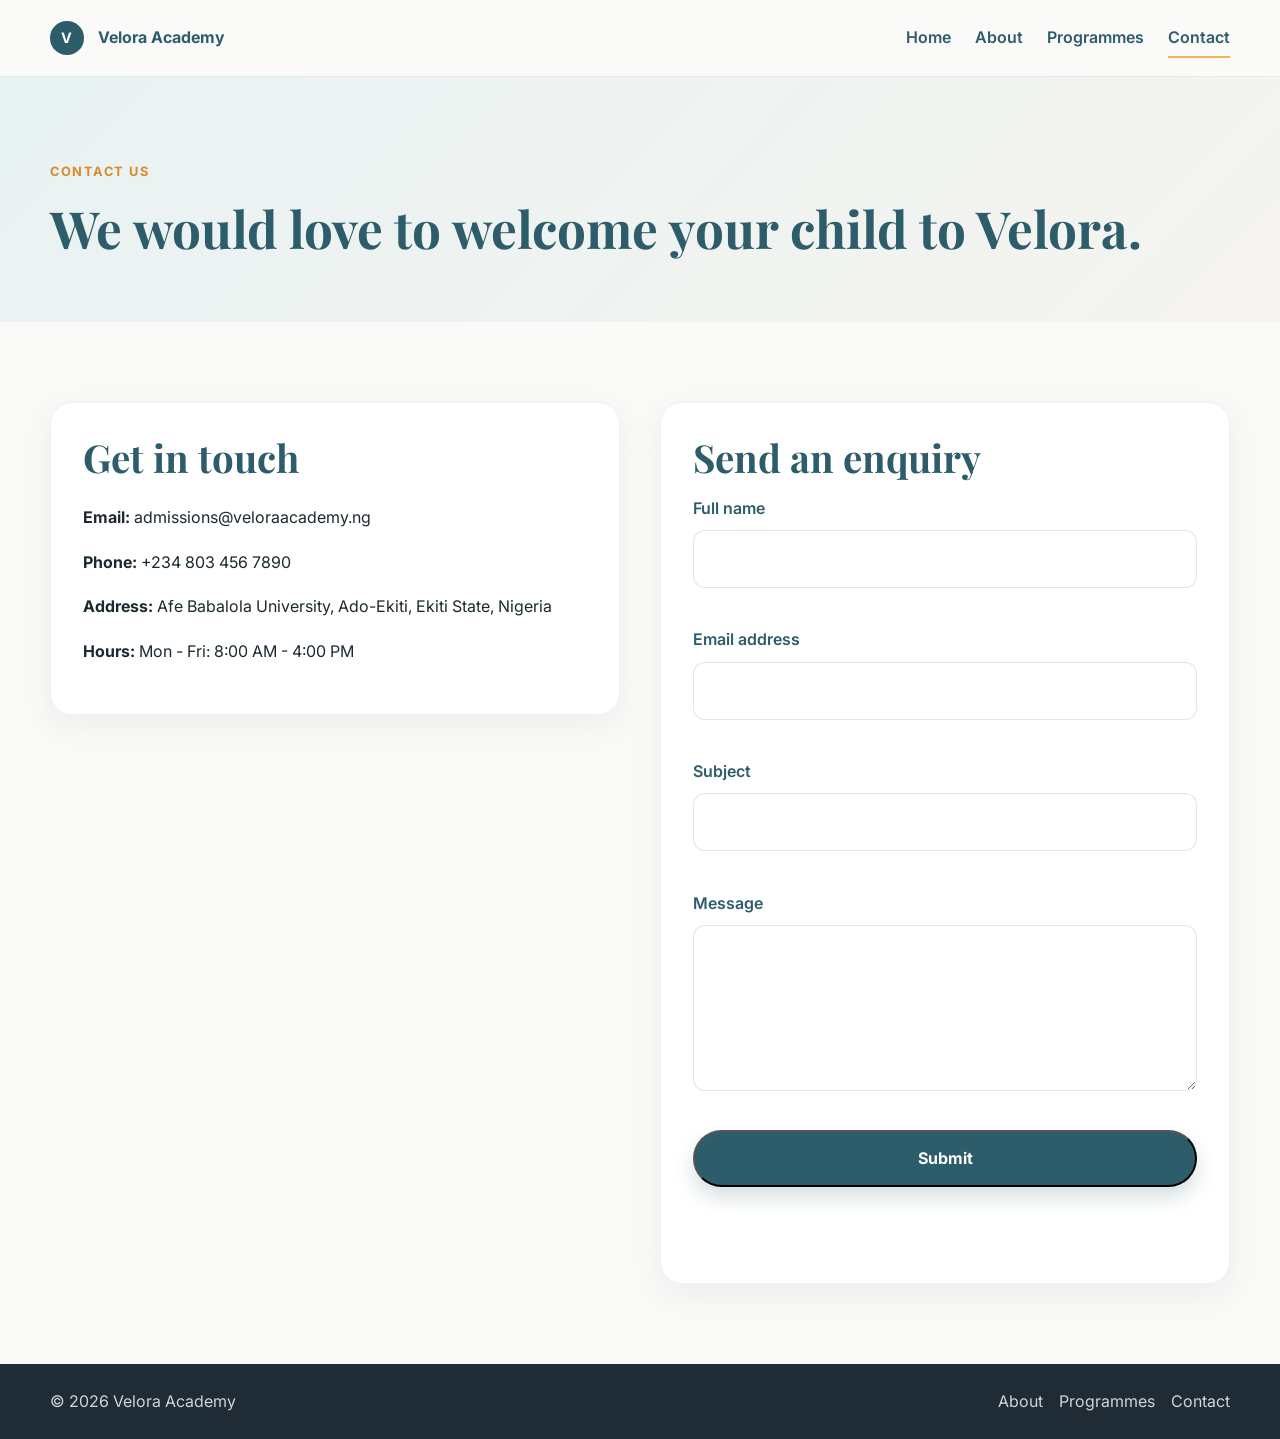
<file: contact.html>
<!DOCTYPE html>
<html lang="en">
  <head>
    <meta charset="UTF-8" />
    <meta name="viewport" content="width=device-width, initial-scale=1.0" />
    <title>Velora Academy | Contact</title>
    <meta
      name="description"
      content="Contact Velora Academy for admissions, enquiries, and premium learning programme information."
    />
    <link rel="preconnect" href="https://fonts.googleapis.com" />
    <link rel="preconnect" href="https://fonts.gstatic.com" crossorigin />
    <link
      href="https://fonts.googleapis.com/css2?family=Playfair+Display:wght@600;700&family=Inter:wght@400;500;600;700&display=swap"
      rel="stylesheet"
    />
    <link rel="stylesheet" href="styles.css" />
  </head>
  <body>
    <header class="site-header">
      <div class="container nav-wrap">
        <a href="index.html" class="brand" aria-label="Velora Academy home page">
          <span class="brand-mark">V</span>
          <span>Velora Academy</span>
        </a>

        <button class="menu-toggle" aria-label="Open navigation" aria-expanded="false">
          <span></span>
          <span></span>
          <span></span>
        </button>

        <nav class="main-nav" aria-label="Main navigation">
          <a href="index.html">Home</a>
          <a href="about.html">About</a>
          <a href="services.html">Programmes</a>
          <a href="contact.html" class="active">Contact</a>
        </nav>
      </div>
    </header>

    <main>
      <section class="page-banner contact-banner">
        <div class="container">
          <p class="eyebrow accent">Contact us</p>
          <h1>We would love to welcome your child to Velora.</h1>
        </div>
      </section>

      <section class="section">
        <div class="container contact-layout">
          <div class="contact-card info-card">
            <h2>Get in touch</h2>
            <ul class="contact-list">
              <li>
                <strong>Email:</strong>
                <a href="mailto:admissions@veloraacademy.ng">admissions@veloraacademy.ng</a>
              </li>
              <li>
                <strong>Phone:</strong>
                <a href="tel:+2348034567890">+234 803 456 7890</a>
              </li>
              <li>
                <strong>Address:</strong>
                Afe Babalola University, Ado-Ekiti, Ekiti State, Nigeria
              </li>
              <li>
                <strong>Hours:</strong>
                Mon - Fri: 8:00 AM - 4:00 PM
              </li>
            </ul>
          </div>

          <div class="contact-card form-card">
            <h2>Send an enquiry</h2>
            <form id="contactForm" novalidate>
              <div class="field-group">
                <label for="fullName">Full name</label>
                <input id="fullName" name="fullName" type="text" />
                <small class="error-message" aria-live="polite"></small>
              </div>

              <div class="field-group">
                <label for="email">Email address</label>
                <input id="email" name="email" type="email" />
                <small class="error-message" aria-live="polite"></small>
              </div>

              <div class="field-group">
                <label for="subject">Subject</label>
                <input id="subject" name="subject" type="text" />
                <small class="error-message" aria-live="polite"></small>
              </div>

              <div class="field-group">
                <label for="message">Message</label>
                <textarea id="message" name="message" rows="5"></textarea>
                <small class="error-message" aria-live="polite"></small>
              </div>

              <button type="submit" class="btn btn-primary">Submit</button>
              <p id="formSuccess" class="form-success" aria-live="polite"></p>
            </form>
          </div>
        </div>
      </section>
    </main>

    <footer class="site-footer">
      <div class="container footer-wrap">
        <p>&copy; <span id="year"></span> Velora Academy</p>
        <div class="footer-links">
          <a href="about.html">About</a>
          <a href="services.html">Programmes</a>
          <a href="contact.html">Contact</a>
        </div>
      </div>
    </footer>

    <script src="script.js"></script>
  </body>
</html>
</file>
<file: styles.css>
:root {
  --color-ink: #1b2a2f;
  --color-soft: #f5f3ee;
  --color-card: #ffffff;
  --color-muted: #5d6870;
  --color-accent: #f2b057;
  --color-accent-dark: #d9892b;
  --color-brand: #2d5d6a;
  --color-brand-light: #e4f0f1;
  --shadow-soft: 0 16px 40px rgba(17, 37, 43, 0.12);
  --radius: 22px;
  --content-width: 1180px;
}

* {
  box-sizing: border-box;
}

html {
  scroll-behavior: smooth;
}

body {
  margin: 0;
  font-family: 'Inter', sans-serif;
  background: #f9faf7;
  color: var(--color-ink);
  line-height: 1.7;
}

img {
  display: block;
  width: 100%;
}

a {
  color: inherit;
  text-decoration: none;
}

button,
input,
textarea {
  font: inherit;
}

.container {
  width: min(var(--content-width), calc(100% - 2rem));
  margin: 0 auto;
}

.section {
  padding: 5rem 0;
}

.alt-section {
  background: #eef3f4;
}

.eyebrow {
  margin: 0 0 1rem;
  display: inline-block;
  font-size: 0.8rem;
  letter-spacing: 0.12em;
  text-transform: uppercase;
  font-weight: 700;
  color: var(--color-accent-dark);
}

.eyebrow.accent {
  color: var(--color-accent-dark);
}

h1,
h2,
h3 {
  font-family: 'Playfair Display', serif;
  line-height: 1.15;
  margin-top: 0;
  color: var(--color-brand);
}

h1 {
  font-size: clamp(2.6rem, 4vw, 4.5rem);
  margin-bottom: 1rem;
}

h2 {
  font-size: clamp(2rem, 3vw, 3rem);
  margin-bottom: 1rem;
}

h3 {
  font-size: 1.6rem;
  margin-bottom: 0.7rem;
}

p {
  margin-top: 0;
  color: var(--color-muted);
}

.site-header {
  position: sticky;
  top: 0;
  z-index: 20;
  background: rgba(250, 251, 249, 0.9);
  backdrop-filter: blur(10px);
  border-bottom: 1px solid rgba(17, 37, 43, 0.07);
}

.nav-wrap {
  display: flex;
  align-items: center;
  justify-content: space-between;
  min-height: 76px;
}

.brand {
  display: inline-flex;
  align-items: center;
  gap: 0.9rem;
  font-weight: 700;
  color: var(--color-brand);
}

.brand-mark {
  display: inline-grid;
  place-items: center;
  width: 2.1rem;
  height: 2.1rem;
  border-radius: 50%;
  background: var(--color-brand);
  color: #fff;
  font-size: 0.9rem;
}

.main-nav {
  display: flex;
  align-items: center;
  gap: 1.5rem;
}

.main-nav a {
  position: relative;
  color: var(--color-brand);
  font-weight: 600;
}

.main-nav a::after {
  content: "";
  position: absolute;
  left: 0;
  bottom: -0.4rem;
  width: 100%;
  height: 2px;
  background: var(--color-accent);
  opacity: 0;
  transform: scaleX(0.6);
  transition: all 0.25s ease;
}

.main-nav a:hover::after,
.main-nav a.active::after {
  opacity: 1;
  transform: scaleX(1);
}

.menu-toggle {
  display: none;
  background: transparent;
  border: 0;
  width: 44px;
  height: 44px;
  padding: 0.5rem;
  cursor: pointer;
}

.menu-toggle span {
  display: block;
  width: 100%;
  height: 2px;
  background: var(--color-brand);
  margin: 0.3rem 0;
  border-radius: 2px;
}

.hero {
  padding: 4.5rem 0 3rem;
  background: linear-gradient(180deg, rgba(228, 240, 241, 0.5), rgba(255, 255, 255, 0));
}

.hero-grid,
.spotlight-grid,
.two-column,
.about-grid,
.contact-layout,
.feature-showcase {
  display: grid;
  grid-template-columns: repeat(2, minmax(0, 1fr));
  gap: 2.5rem;
  align-items: center;
}

.hero-copy {
  padding-right: 2rem;
}

.hero-copy p {
  margin-bottom: 1.5rem;
}

.hero-actions {
  display: flex;
  flex-wrap: wrap;
  gap: 1rem;
  margin-bottom: 2rem;
}

.btn {
  display: inline-flex;
  align-items: center;
  justify-content: center;
  min-height: 48px;
  padding: 0.8rem 1.4rem;
  border-radius: 999px;
  font-weight: 700;
  transition: transform 0.2s ease, box-shadow 0.2s ease;
}

.btn:hover {
  transform: translateY(-2px);
}

.btn-primary {
  background: var(--color-brand);
  color: #fff;
  box-shadow: 0 10px 20px rgba(45, 93, 106, 0.2);
}

.btn-secondary {
  border: 1px solid rgba(45, 93, 106, 0.2);
  color: var(--color-brand);
  background: #fff;
}

.mini-stats {
  list-style: none;
  margin: 0;
  padding: 0;
  display: flex;
  flex-wrap: wrap;
  gap: 1.25rem;
}

.mini-stats li {
  display: flex;
  flex-direction: column;
  gap: 0.25rem;
  min-width: 110px;
}

.mini-stats strong {
  font-size: 1.4rem;
  color: var(--color-brand);
}

.hero-visual {
  position: relative;
  padding: 1rem 0 0 1rem;
}

.image-card {
  border-radius: var(--radius);
  overflow: hidden;
  box-shadow: var(--shadow-soft);
}

.image-main img {
  height: 560px;
  object-fit: cover;
}

.floating-badge {
  position: absolute;
  left: -0.5rem;
  bottom: 2rem;
  background: rgba(255, 255, 255, 0.94);
  border: 1px solid rgba(17, 37, 43, 0.08);
  border-radius: 18px;
  padding: 1rem 1.1rem;
  box-shadow: var(--shadow-soft);
}

.floating-badge span {
  display: block;
  color: var(--color-muted);
  font-size: 0.75rem;
  text-transform: uppercase;
  letter-spacing: 0.08em;
}

.floating-badge strong {
  display: block;
  margin-top: 0.4rem;
  color: var(--color-brand);
}

.section-heading {
  margin-bottom: 2.5rem;
}

.section-heading.center {
  text-align: center;
}

.feature-grid,
.values-grid,
.service-grid {
  display: grid;
  grid-template-columns: repeat(3, minmax(0, 1fr));
  gap: 1.5rem;
}

.feature-card,
.value-card,
.service-card,
.contact-card {
  background: var(--color-card);
  border-radius: var(--radius);
  border: 1px solid rgba(17, 37, 43, 0.06);
  box-shadow: 0 10px 30px rgba(17, 37, 43, 0.05);
}

.feature-card,
.value-card {
  padding: 1.8rem 1.5rem;
}

.icon-wrap {
  margin-bottom: 1rem;
  width: 3rem;
  height: 3rem;
  border-radius: 50%;
  background: var(--color-brand-light);
  display: grid;
  place-items: center;
  color: var(--color-brand);
  font-weight: 700;
}

.spotlight-image img {
  height: 100%;
  min-height: 420px;
  object-fit: cover;
  border-radius: var(--radius);
  box-shadow: var(--shadow-soft);
}

.check-list {
  list-style: none;
  padding: 0;
  margin: 1.5rem 0 0;
}

.check-list li {
  position: relative;
  margin-bottom: 0.8rem;
  padding-left: 1.6rem;
  color: var(--color-ink);
}

.check-list li::before {
  content: '✓';
  position: absolute;
  left: 0;
  color: var(--color-accent-dark);
  font-weight: 700;
}

.page-banner {
  padding: 5rem 0 3rem;
  background: linear-gradient(135deg, rgba(228, 240, 241, 0.8), rgba(245, 243, 238, 0.9));
}

.about-grid {
  gap: 2.5rem;
}

.about-image img {
  border-radius: var(--radius);
  min-height: 420px;
  object-fit: cover;
  box-shadow: var(--shadow-soft);
}

.service-card {
  overflow: hidden;
}

.service-card img {
  height: 240px;
  object-fit: cover;
}

.service-copy {
  padding: 1.5rem;
}

.feature-panel {
  background: var(--color-brand);
  color: #fff;
  border-radius: var(--radius);
  padding: 2rem;
  box-shadow: var(--shadow-soft);
}

.feature-panel h3,
.feature-panel p,
.feature-panel span,
.feature-panel strong {
  color: #fff;
}

.stats-box {
  display: grid;
  grid-template-columns: repeat(3, minmax(0, 1fr));
  gap: 1rem;
  margin-top: 1.5rem;
}

.stats-box div {
  padding: 1rem 0.5rem;
  border-radius: 14px;
  background: rgba(255, 255, 255, 0.08);
  text-align: center;
}

.stats-box strong {
  display: block;
  font-size: 1.8rem;
}

.contact-layout {
  align-items: start;
}

.contact-card {
  padding: 2rem;
}

.contact-list {
  list-style: none;
  padding: 0;
  margin: 1.5rem 0 0;
}

.contact-list li {
  margin-bottom: 1rem;
  line-height: 1.8;
  color: var(--color-ink);
}

.form-card form {
  display: flex;
  flex-direction: column;
  gap: 1rem;
}

.field-group {
  display: flex;
  flex-direction: column;
  gap: 0.5rem;
}

.field-group label {
  font-weight: 600;
  color: var(--color-brand);
}

.field-group input,
.field-group textarea {
  width: 100%;
  padding: 0.9rem 1rem;
  border-radius: 12px;
  border: 1px solid rgba(17, 37, 43, 0.12);
  background: #fff;
  transition: border-color 0.2s ease, box-shadow 0.2s ease;
}

.field-group input:focus,
.field-group textarea:focus {
  outline: none;
  border-color: var(--color-brand);
  box-shadow: 0 0 0 4px rgba(45, 93, 106, 0.08);
}

.field-group input.error,
.field-group textarea.error {
  border-color: #d85d4d;
}

.error-message {
  min-height: 1.1em;
  color: #d85d4d;
  font-size: 0.82rem;
}

.form-success {
  min-height: 1.5em;
  margin-top: 0.5rem;
  color: #1d7a58;
  font-weight: 600;
}

.site-footer {
  padding: 1.5rem 0;
  background: #1f2b35;
  color: rgba(255, 255, 255, 0.8);
}

.footer-wrap {
  display: flex;
  align-items: center;
  justify-content: space-between;
  gap: 1rem;
}

.footer-wrap p {
  margin: 0;
  color: rgba(255, 255, 255, 0.8);
}

.footer-links {
  display: flex;
  gap: 1rem;
  flex-wrap: wrap;
}

.footer-links a {
  color: rgba(255, 255, 255, 0.8);
}

@media (max-width: 900px) {
  .hero-grid,
  .spotlight-grid,
  .two-column,
  .about-grid,
  .contact-layout,
  .feature-showcase,
  .feature-grid,
  .values-grid,
  .service-grid {
    grid-template-columns: 1fr;
  }

  .hero-copy {
    padding-right: 0;
  }

  .menu-toggle {
    display: block;
    z-index: 30;
  }

  .main-nav {
    position: absolute;
    top: 76px;
    left: 1rem;
    right: 1rem;
    display: none;
    flex-direction: column;
    align-items: flex-start;
    background: rgba(255, 255, 255, 0.98);
    padding: 1rem 1.2rem;
    border-radius: 16px;
    box-shadow: var(--shadow-soft);
  }

  .main-nav.open {
    display: flex;
  }
}

@media (max-width: 640px) {
  .section {
    padding: 4rem 0;
  }

  .hero {
    padding-top: 3rem;
  }

  .hero-actions,
  .footer-wrap {
    flex-direction: column;
    align-items: flex-start;
  }

  .stats-box {
    grid-template-columns: 1fr;
  }

  .image-main img {
    height: 420px;
  }
}
</file>
